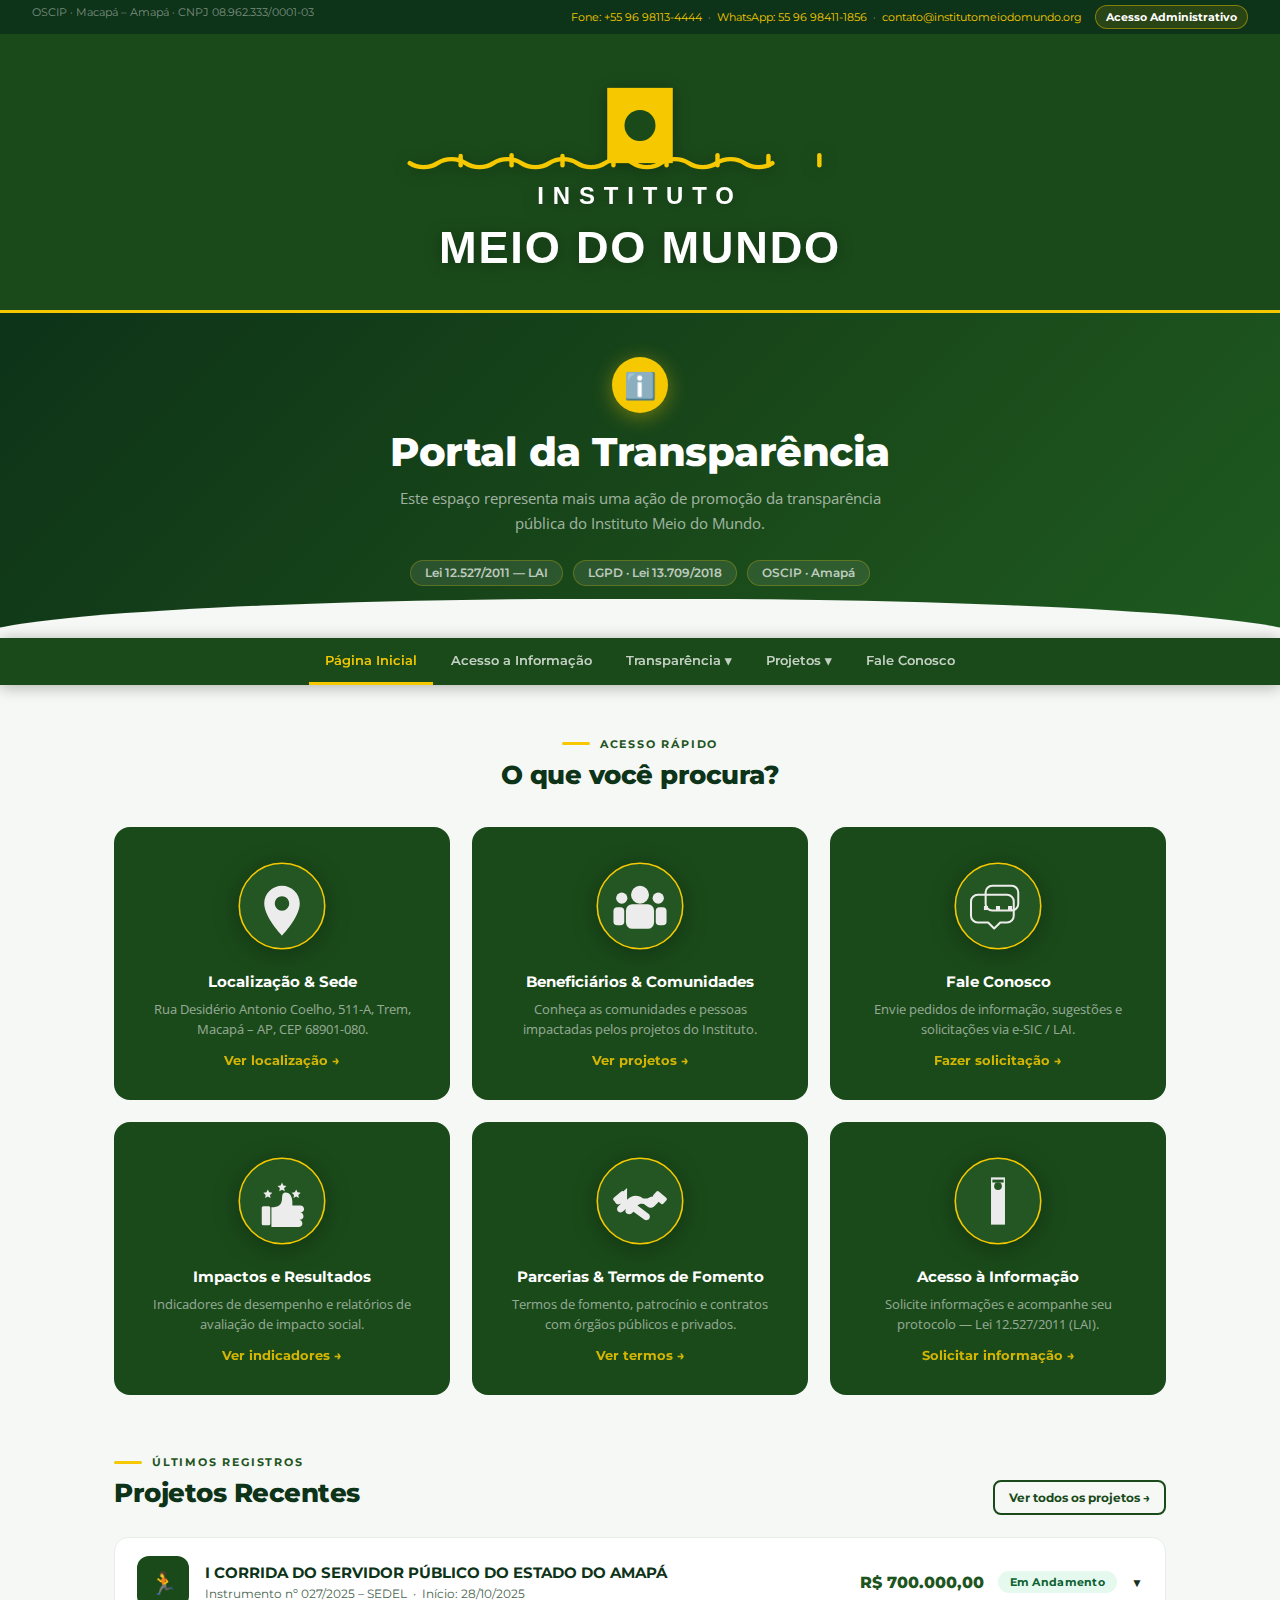
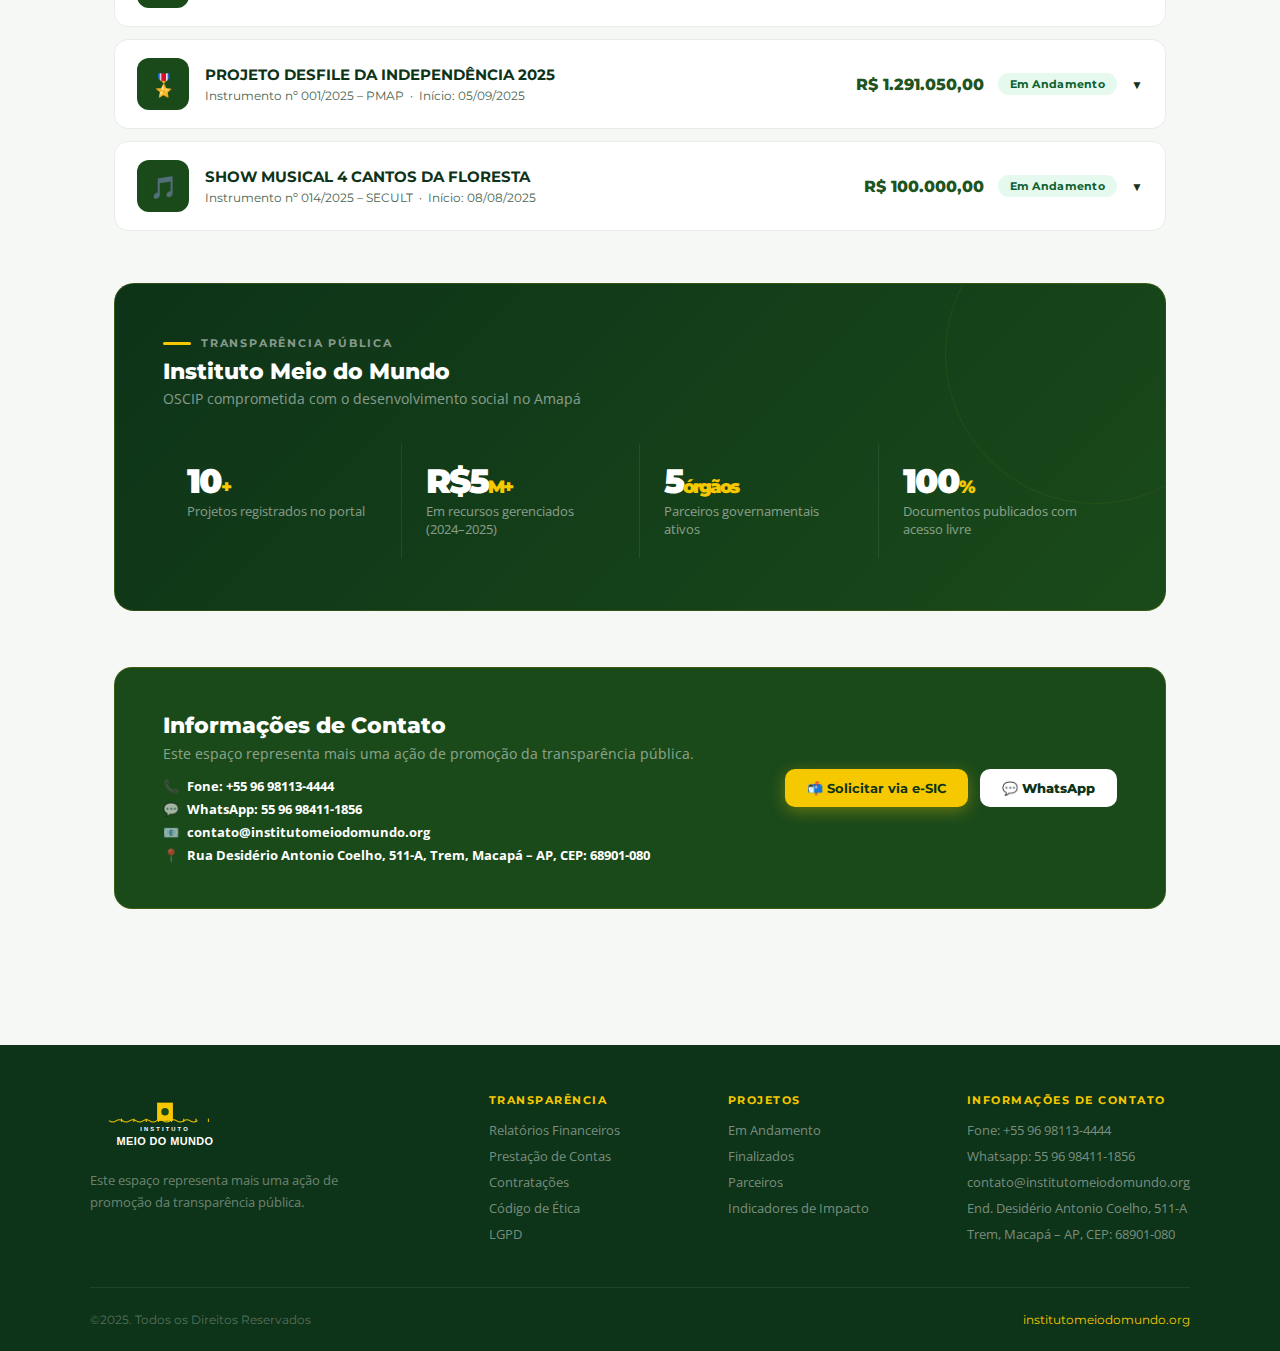
<file: index.html>
﻿<!DOCTYPE html>
<html lang="pt-BR">
<head>
<meta charset="UTF-8">
<meta name="viewport" content="width=device-width, initial-scale=1.0">
<title>Portal da Transparência — Instituto Meio do Mundo</title>
<link href="https://fonts.googleapis.com/css2?family=Montserrat:wght@400;500;600;700;800;900&family=Open+Sans:wght@300;400;500;600&display=swap" rel="stylesheet">
<style>
:root {
  --verde:    #0d3318;
  --verde-m:  #155224;
  --verde-n:  #1a4a1a;
  --verde-c:  #1e5420;
  --dourado:  #f5c800;
  --dou-lt:   #ffd700;
  --branco:   #ffffff;
  --bg:       #f5f8f5;
  --cinza:    #e8ede8;
  --texto:    #1a3020;
  --texto-lt: #4a6550;
  --FH: "Montserrat", sans-serif;
  --FB: "Open Sans", sans-serif;
}
*,*::before,*::after{box-sizing:border-box;margin:0;padding:0}
html{scroll-behavior:smooth}
body{font-family:var(--FB);background:var(--bg);color:var(--texto);-webkit-font-smoothing:antialiased}
::-webkit-scrollbar{inline-size:5px}
::-webkit-scrollbar-track{background:#f0f4f0}
::-webkit-scrollbar-thumb{background:var(--verde-n);border-radius:3px}

/* TOP BAR */
.topbar{background:var(--verde);padding:5px 32px;display:flex;justify-content:space-between;font-size:11px;font-family:var(--FH);color:rgba(255,255,255,0.45)}
.topbar a{color:var(--dourado);text-decoration:none}
.topbar .admin-link{display:inline-block;margin-left:10px;padding:4px 10px;border:1px solid rgba(245,200,0,0.45);border-radius:999px;font-weight:700;color:#fff;background:rgba(245,200,0,0.12)}
.topbar .admin-link:hover{background:rgba(245,200,0,0.24);color:#fff}

/* LOGO */
.logo-area{background:var(--verde-n);padding:14px 24px;display:flex;justify-content:center;align-items:center;border-block-end:3px solid var(--dourado)}
.logo-img{inline-size:min(620px,92vw);block-size:auto;max-inline-size:100%;filter:drop-shadow(0 2px 8px rgba(0,0,0,0.3))}

/* HERO */
.hero{background:linear-gradient(135deg,var(--verde) 0%,var(--verde-n) 60%,#1e5a20 100%);padding:44px 40px 52px;text-align:center;position:relative;overflow:hidden}
.hero::after{content:'';position:absolute;inset-block-end:-1px;inset-inline-start:0;inset-inline-end:0;block-size:40px;background:var(--bg);clip-path:ellipse(52% 100% at 50% 100%)}
.hero-icon{display:inline-flex;align-items:center;justify-content:center;inline-size:56px;block-size:56px;background:var(--dourado);border-radius:50%;margin-block-end:14px;font-size:26px;box-shadow:0 4px 20px rgba(245,200,0,0.4)}
.hero h1{font-family:var(--FH);font-size:clamp(24px,4vw,40px);font-weight:800;color:#fff;letter-spacing:-0.5px;margin-block-end:10px}
.hero p{font-size:15px;color:rgba(255,255,255,0.6);max-inline-size:520px;margin:0 auto 24px;line-height:1.65}
.badges{display:flex;justify-content:center;gap:10px;flex-wrap:wrap}
.badge{background:rgba(255,255,255,0.09);border:1px solid rgba(245,200,0,0.25);border-radius:20px;padding:5px 14px;font-size:11.5px;font-family:var(--FH);font-weight:600;color:rgba(255,255,255,0.7);text-decoration:none;display:inline-block}
.badge:hover{color:#fff;border-color:rgba(245,200,0,0.5)}

/* NAV */
nav{background:var(--verde-n);position:sticky;inset-block-start:0;z-index:100;box-shadow:0 2px 16px rgba(0,0,0,0.3)}
.nav-inner{max-inline-size:1100px;margin:0 auto;display:flex;align-items:center;justify-content:center;padding:0 20px;gap:2px}
.nav-item{padding:14px 16px;color:rgba(255,255,255,0.75);cursor:pointer;font-family:var(--FH);font-size:13px;font-weight:600;border-block-end:3px solid transparent;transition:all 0.2s;white-space:nowrap;text-decoration:none;display:inline-block}
.nav-item:hover{color:var(--dourado);border-block-end-color:rgba(245,200,0,0.4)}
.nav-item.active{color:var(--dourado);border-block-end-color:var(--dourado)}
.nav-dd{position:relative;display:inline-block}
.nav-dd .dd-menu{display:none;position:absolute;inset-block-start:100%;inset-inline-start:50%;transform:translateX(-50%);background:var(--verde);border-block-start:3px solid var(--dourado);border-radius:0 0 10px 10px;padding:8px 0;min-inline-size:230px;box-shadow:0 12px 40px rgba(0,0,0,0.4);z-index:200}
.nav-dd:hover .dd-menu{display:block}
.dd-item{display:block;padding:9px 20px;color:rgba(255,255,255,0.65);font-size:12.5px;font-family:var(--FH);font-weight:500;text-decoration:none;cursor:pointer;transition:all 0.15s}
.dd-item:hover{background:rgba(245,200,0,0.08);color:var(--dourado);padding-inline-start:26px}
.dd-sep{block-size:1px;background:rgba(255,255,255,0.07);margin:6px 0}
.dd-head{padding:6px 20px 2px;font-size:9.5px;font-family:var(--FH);font-weight:700;text-transform:uppercase;letter-spacing:1.2px;color:rgba(255,255,255,0.3)}

/* MAIN */
.wrap{max-inline-size:1100px;margin:0 auto;padding:52px 24px 80px}
.sec-label{display:flex;align-items:center;gap:10px;font-family:var(--FH);font-size:11px;font-weight:700;text-transform:uppercase;letter-spacing:1.8px;color:var(--verde-c);margin-block-end:8px}
.sec-label::before{content:'';inline-size:28px;block-size:3px;background:var(--dourado);border-radius:2px}
.sec-title{font-family:var(--FH);font-size:26px;font-weight:800;color:var(--verde);letter-spacing:-0.5px;margin-block-end:6px}

/* 6 ICON CARDS */
.icon-grid{display:grid;grid-template-columns:repeat(3,1fr);gap:22px;margin-block-end:60px}
.icon-card{background:var(--verde-n);border-radius:16px;padding:32px 24px 28px;text-align:center;cursor:pointer;transition:all 0.25s;border:2px solid transparent;position:relative;overflow:hidden}
.icon-card::before{content:'';position:absolute;inset-block-end:0;inset-inline-start:0;inset-inline-end:0;block-size:3px;background:var(--dourado);transform:scaleX(0);transform-origin:left;transition:transform 0.3s ease}
.icon-card:hover{transform:translateY(-5px);border-color:var(--dourado);box-shadow:0 12px 40px rgba(0,0,0,0.25)}
.icon-card:hover::before{transform:scaleX(1)}
.icon-card img{inline-size:90px;block-size:90px;object-fit:contain;margin-block-end:16px;transition:transform 0.25s;filter:drop-shadow(0 4px 12px rgba(0,0,0,0.3))}
.icon-card:hover img{transform:scale(1.08)}
.icon-card h3{font-family:var(--FH);font-size:15px;font-weight:700;color:#fff;margin-block-end:8px}
.icon-card p{font-size:13px;color:rgba(255,255,255,0.55);line-height:1.55}
.ic-link{display:inline-flex;align-items:center;gap:5px;margin-block-start:14px;font-size:12.5px;font-family:var(--FH);font-weight:700;color:var(--dourado);opacity:0.85;transition:opacity 0.2s}
.icon-card:hover .ic-link{opacity:1}

/* PROJETOS TABELA */
.proj-table-wrap{margin-block-end:60px}
.proj-header{display:flex;align-items:flex-end;justify-content:space-between;margin-block-end:22px;flex-wrap:wrap;gap:12px}
.proj-filters{display:flex;gap:8px;flex-wrap:wrap;margin-block-end:20px}
.filter-btn{padding:7px 16px;border-radius:20px;font-family:var(--FH);font-size:12px;font-weight:600;cursor:pointer;border:1.5px solid var(--cinza);background:#fff;color:var(--texto-lt);transition:all 0.18s}
.filter-btn:hover,.filter-btn.active{background:var(--verde-n);color:#fff;border-color:var(--verde-n)}
.proj-list{display:flex;flex-direction:column;gap:12px}
.proj-card{background:#fff;border-radius:14px;border:1.5px solid var(--cinza);overflow:hidden;transition:all 0.22s;cursor:pointer}
.proj-card:hover{box-shadow:0 6px 28px rgba(21,82,36,0.13);border-color:rgba(26,74,26,0.3);transform:translateY(-2px)}
.proj-card-head{padding:18px 22px;display:flex;align-items:center;gap:18px;justify-content:space-between;flex-wrap:wrap}
.proj-card-left{display:flex;align-items:center;gap:16px;flex:1;min-inline-size:0}
.proj-thumb-sm{inline-size:52px;block-size:52px;border-radius:12px;background:var(--verde-n);display:flex;align-items:center;justify-content:center;font-size:22px;flex-shrink:0}
.proj-info h3{font-family:var(--FH);font-size:15px;font-weight:700;color:var(--verde);margin-block-end:4px}
.proj-info .proj-instr{font-size:12px;color:var(--texto-lt);font-family:var(--FH)}
.proj-card-meta{display:flex;gap:14px;align-items:center;flex-wrap:wrap}
.proj-valor{font-family:var(--FH);font-size:16px;font-weight:800;color:var(--verde-c)}
.proj-tag{display:inline-block;padding:4px 12px;border-radius:20px;font-size:11px;font-family:var(--FH);font-weight:700;letter-spacing:0.3px}
.tag-a{background:#e6f9ef;color:#0a6030}
.tag-f{background:#e3eeff;color:#1255a8}
.proj-card-body{padding:0 22px 18px;display:none;border-block-start:1px solid var(--cinza);padding-block-start:16px;margin-block-start:0}
.proj-card.open .proj-card-body{display:block}
.proj-card-body table{inline-size:100%;border-collapse:collapse;font-size:13px}
.proj-card-body table tr:nth-child(even){background:#f8faf8}
.proj-card-body table td{padding:9px 14px;border-block-end:1px solid var(--cinza);vertical-align:top;line-height:1.55}
.proj-card-body table td:first-child{font-family:var(--FH);font-weight:600;color:var(--verde-c);white-space:nowrap;min-inline-size:200px;inline-size:220px}
.proj-dl-btn{display:inline-flex;align-items:center;gap:8px;margin-block-start:14px;padding:10px 18px;background:var(--verde-n);color:#fff;border-radius:9px;font-family:var(--FH);font-size:13px;font-weight:700;text-decoration:none;transition:all 0.18s}
.proj-dl-btn:hover{background:var(--verde-c)}
.chevron{font-size:12px;transition:transform 0.25s;flex-shrink:0}
.proj-card.open .chevron{transform:rotate(180deg)}

/* ACESSO LAI */
.lai-layout{display:grid;grid-template-columns:1fr 1.2fr;gap:32px;margin-block-end:60px;align-items:start}
.lai-features{display:flex;flex-direction:column;gap:14px;margin-block-start:24px}
.feat{display:flex;gap:14px;align-items:flex-start}
.feat-ico{inline-size:40px;block-size:40px;border-radius:10px;background:linear-gradient(135deg,#e6f4eb,#d0ecd9);border:1px solid rgba(26,74,26,0.1);display:flex;align-items:center;justify-content:center;font-size:18px;flex-shrink:0}
.feat-txt strong{font-size:13.5px;font-weight:600;color:var(--verde);display:block}
.feat-txt span{font-size:12.5px;color:var(--texto-lt);line-height:1.5}
.form-card{background:#fff;border-radius:18px;padding:36px 32px;box-shadow:0 4px 24px rgba(0,0,0,0.08);border:1.5px solid var(--cinza)}
.form-title{font-family:var(--FH);font-size:20px;font-weight:800;color:var(--verde);margin-block-end:4px}
.form-sub{font-size:13px;color:var(--texto-lt);margin-block-end:22px}
.form-note{background:#edf7f0;border-inline-start:4px solid var(--verde-n);border-radius:0 8px 8px 0;padding:11px 14px;font-size:13px;color:var(--verde);margin-block-end:18px}
.form-group{margin-block-end:16px}
.form-label{display:block;font-size:11.5px;font-family:var(--FH);font-weight:700;text-transform:uppercase;letter-spacing:0.8px;color:var(--verde-c);margin-bottom:6px}
.form-ctrl{width:100%;border:1.5px solid var(--cinza);border-radius:9px;padding:10px 14px;font-family:var(--FB);font-size:13.5px;color:var(--texto);background:#f5f8f5;outline:none;transition:all 0.2s;resize:vertical;appearance:none;-webkit-appearance:none}
.form-ctrl:focus{border-color:var(--verde-n);background:#fff;box-shadow:0 0 0 3px rgba(26,74,26,0.1)}
.form-row{display:grid;grid-template-columns:1fr 1fr;gap:14px}
.form-status{display:none;margin-top:12px;padding:10px 12px;border-radius:10px;font-size:13px;font-family:var(--FH);font-weight:600}
.form-status.error{display:block;background:#fff1f0;color:#8a1f11;border:1px solid #f0b5ad}
.form-status.success{display:block;background:#e9f8ef;color:#0f5e2d;border:1px solid #a6dfb8}
.btn[disabled]{opacity:0.7;cursor:not-allowed}

/* IMPACTO */
.impact{background:linear-gradient(135deg,var(--verde) 0%,var(--verde-n) 100%);border-radius:20px;padding:52px 48px;margin-bottom:56px;border:1px solid rgba(245,200,0,0.15);position:relative;overflow:hidden}
.impact::before{content:'';position:absolute;top:-80px;right:-80px;width:300px;height:300px;border-radius:50%;border:1px solid rgba(245,200,0,0.08)}
.impact-inner{position:relative;z-index:1}
.impact h2{font-family:var(--FH);font-size:22px;font-weight:800;color:#fff;margin-bottom:4px}
.impact .sub{font-size:14px;color:rgba(255,255,255,0.5);margin-bottom:36px}
.impact-stats{display:grid;grid-template-columns:repeat(4,1fr);gap:0}
.istat{padding:20px 24px;border-right:1px solid rgba(255,255,255,0.08)}
.istat:last-child{border-right:none}
.istat .num{font-family:var(--FH);font-size:34px;font-weight:900;color:#fff;letter-spacing:-2px;line-height:1;margin-bottom:5px}
.istat .num em{color:var(--dourado);font-style:normal;font-size:18px}
.istat .lbl{font-size:12.5px;color:rgba(255,255,255,0.5);line-height:1.4}

/* CONTACT STRIP */
.cstrip{background:var(--verde-n);border-radius:18px;padding:44px 48px;display:flex;justify-content:space-between;align-items:center;gap:28px;margin-bottom:56px;border:1px solid rgba(245,200,0,0.15)}
.cstrip h2{font-family:var(--FH);font-size:22px;font-weight:800;color:#fff;margin-bottom:5px}
.cstrip p{font-size:14px;color:rgba(255,255,255,0.5)}
.cdetails{display:flex;flex-direction:column;gap:5px;margin-top:14px}
.cline{font-size:13px;color:rgba(255,255,255,0.6);display:flex;align-items:center;gap:8px}
.cline strong{color:#fff}
.cbtns{display:flex;gap:12px;flex-shrink:0;flex-wrap:wrap}

/* BUTTONS */
.btn{display:inline-flex;align-items:center;gap:8px;padding:11px 22px;border-radius:10px;font-family:var(--FH);font-size:13px;font-weight:700;cursor:pointer;border:none;transition:all 0.2s;text-decoration:none}
.btn-gold{background:var(--dourado);color:var(--verde);box-shadow:0 4px 16px rgba(245,200,0,0.35)}
.btn-gold:hover{background:var(--dou-lt);transform:translateY(-2px)}
.btn-white{background:#fff;color:var(--verde);font-weight:800}
.btn-white:hover{background:#f0ffe0;transform:translateY(-2px)}
.btn-outline{background:none;border:2px solid var(--verde-n);color:var(--verde-n)}
.btn-outline:hover{background:var(--verde-n);color:#fff}
.btn-sm{padding:8px 14px;font-size:12px;border-radius:8px}

/* FOOTER */
footer{background:var(--verde);padding:48px 40px 24px}
.ft-inner{max-width:1100px;margin:0 auto}
.ft-top{display:grid;grid-template-columns:1.8fr 1fr 1fr 1fr;gap:40px;padding-bottom:36px;border-bottom:1px solid rgba(255,255,255,0.08);margin-bottom:24px}
.ft-logo img{height:60px;width:auto;margin-bottom:12px}
.ft-desc{font-size:13px;color:rgba(255,255,255,0.4);line-height:1.65;max-width:260px}
.ft-col h4{font-family:var(--FH);font-size:11px;font-weight:700;text-transform:uppercase;letter-spacing:1.5px;color:var(--dourado);margin-bottom:14px}
.ft-col a{display:block;font-size:13px;color:rgba(255,255,255,0.45);text-decoration:none;margin-bottom:8px;cursor:pointer;transition:color 0.15s}
.ft-col a:hover{color:rgba(255,255,255,0.85)}
.ft-bottom{display:flex;justify-content:space-between;align-items:center;font-size:12px;color:rgba(255,255,255,0.3);font-family:var(--FH);flex-wrap:wrap;gap:8px}
.ft-bottom a{color:var(--dourado);text-decoration:none}

/* PAGES */
.page{display:none}
.page.active{display:block;animation:fadeIn 0.3s ease}
@keyframes fadeIn{from{opacity:0;transform:translateY(10px)}to{opacity:1;transform:translateY(0)}}

/* RESPONSIVE */
@media(max-width:900px){
  .icon-grid{grid-template-columns:repeat(2,1fr)}
  .impact-stats{grid-template-columns:repeat(2,1fr)}
  .ft-top{grid-template-columns:1fr 1fr}
  .lai-layout{grid-template-columns:1fr}
}
@media(max-width:600px){
  .icon-grid{grid-template-columns:1fr}
  .cstrip{flex-direction:column;padding:32px 24px}
  .ft-top{grid-template-columns:1fr;gap:20px}
  .topbar{flex-direction:column;gap:4px;text-align:center}
  .nav-inner{overflow-x:auto;justify-content:flex-start;scrollbar-width:none}
  .form-row{grid-template-columns:1fr}
  .proj-card-head{gap:12px}
  .proj-card-body table td:first-child{min-width:140px;width:140px;white-space:normal}
}
</style>
</head>
<body>

<!-- TOP BAR -->
<div class="topbar">
  <span>OSCIP · Macapá – Amapá · CNPJ 08.962.333/0001-03</span>
  <span><a href="tel:5596981134444">Fone: +55 96 98113-4444</a> &nbsp;·&nbsp; <a href="https://wa.me/5596984111856">WhatsApp: 55 96 98411-1856</a> &nbsp;·&nbsp; <a href="mailto:contato@institutomeiodomundo.org">contato@institutomeiodomundo.org</a> <a href="#" class="admin-link">Acesso Administrativo</a></span>
</div>

<!-- LOGO -->
<div class="logo-area">
  <img src="static/img/logo-portal.svg" alt="Instituto Meio do Mundo" class="logo-img">
</div>

<!-- HERO -->
<div class="hero">
  <div class="hero-icon">ℹ️</div>
  <h1>Portal da Transparência</h1>
  <p>Este espaço representa mais uma ação de promoção da transparência pública do Instituto Meio do Mundo.</p>
  <div class="badges">
    <a class="badge" href="https://www.planalto.gov.br/ccivil_03/_ato2011-2014/2011/lei/l12527.htm" target="_blank" rel="noopener">Lei 12.527/2011 — LAI</a>
    <a class="badge" href="https://www.planalto.gov.br/ccivil_03/_ato2015-2018/2018/lei/L13709.htm" target="_blank" rel="noopener">LGPD · Lei 13.709/2018</a>
    <span class="badge">OSCIP · Amapá</span>
  </div>
</div>

<!-- NAV -->
<nav>
  <div class="nav-inner">
    <span class="nav-item active" onclick="showPage('home')">Página Inicial</span>
    <span class="nav-item" onclick="showPage('acesso')">Acesso a Informação</span>
    <span class="nav-item nav-dd">Transparência ▾
      <div class="dd-menu">
        <div class="dd-head">Relatórios Financeiros</div>
        <a class="dd-item" onclick="showPage('financeiros')">📊 Demonstrativos Contábeis</a>
        <a class="dd-item" onclick="showPage('financeiros')">🔍 Auditorias</a>
        <a class="dd-item" onclick="showPage('financeiros')">📅 Orçamento Anual</a>
        <div class="dd-sep"></div>
        <div class="dd-head">Prestação de Contas</div>
        <a class="dd-item" onclick="showPage('prestacao')">📋 Relatório Contábil</a>
        <a class="dd-item" onclick="showPage('prestacao')">🤝 Termo de Fomento e Patrocínio</a>
        <a class="dd-item" onclick="showPage('prestacao')">📜 Ofício de Entrega</a>
        <a class="dd-item" onclick="showPage('prestacao')">💝 Doações Recebidas</a>
        <div class="dd-sep"></div>
        <div class="dd-head">Outros</div>
        <a class="dd-item" onclick="showPage('contratacoes')">📑 Contratações</a>
        <a class="dd-item" onclick="showPage('contratacoes')">📋 Editais</a>
        <a class="dd-item" onclick="showPage('contratacoes')">🏢 Fornecedores</a>
        <a class="dd-item" onclick="showPage('politicas')">⚖️ Código de Ética</a>
        <a class="dd-item" onclick="showPage('politicas')">🔒 LGPD</a>
      </div>
    </span>
    <span class="nav-item nav-dd">Projetos ▾
      <div class="dd-menu">
        <a class="dd-item" onclick="showPage('projetos')">🌱 Em Andamento</a>
        <a class="dd-item" onclick="showPage('projetos')">✅ Finalizados</a>
        <a class="dd-item" onclick="showPage('projetos')">🤝 Parceiros</a>
        <a class="dd-item" onclick="showPage('projetos')">📈 Impactos e Resultados</a>
        <a class="dd-item" onclick="showPage('projetos')">📊 Indicadores de Impacto</a>
      </div>
    </span>
    <span class="nav-item" onclick="showPage('acesso')">Fale Conosco</span>
  </div>
</nav>


<!-- ═══════════════ HOME ═══════════════ -->
<div id="page-home" class="page active">
<div class="wrap">

  <div style="text-align:center;margin-bottom:36px">
    <div class="sec-label" style="justify-content:center">Acesso Rápido</div>
    <div class="sec-title">O que você procura?</div>
  </div>

  <div class="icon-grid">
    <div class="icon-card" onclick="showPage('acesso')">
      <img src="static/img/icons/icon-location.svg" alt="Localização">
      <h3>Localização & Sede</h3>
      <p>Rua Desidério Antonio Coelho, 511-A, Trem, Macapá – AP, CEP 68901-080.</p>
      <span class="ic-link">Ver localização →</span>
    </div>
    <div class="icon-card" onclick="showPage('projetos')">
      <img src="static/img/icons/icon-group.svg" alt="Beneficiários">
      <h3>Beneficiários & Comunidades</h3>
      <p>Conheça as comunidades e pessoas impactadas pelos projetos do Instituto.</p>
      <span class="ic-link">Ver projetos →</span>
    </div>
    <div class="icon-card" onclick="showPage('acesso')">
      <img src="static/img/icons/icon-chat.svg" alt="Fale Conosco">
      <h3>Fale Conosco</h3>
      <p>Envie pedidos de informação, sugestões e solicitações via e-SIC / LAI.</p>
      <span class="ic-link">Fazer solicitação →</span>
    </div>
    <div class="icon-card" onclick="showPage('projetos')">
      <img src="static/img/icons/icon-impact.svg" alt="Resultados">
      <h3>Impactos e Resultados</h3>
      <p>Indicadores de desempenho e relatórios de avaliação de impacto social.</p>
      <span class="ic-link">Ver indicadores →</span>
    </div>
    <div class="icon-card" onclick="showPage('prestacao')">
      <img src="static/img/icons/icon-partnership.svg" alt="Parcerias">
      <h3>Parcerias & Termos de Fomento</h3>
      <p>Termos de fomento, patrocínio e contratos com órgãos públicos e privados.</p>
      <span class="ic-link">Ver termos →</span>
    </div>
    <div class="icon-card" onclick="showPage('acesso')">
      <img src="static/img/icons/icon-tower.svg" alt="Acesso à Informação">
      <h3>Acesso à Informação</h3>
      <p>Solicite informações e acompanhe seu protocolo — Lei 12.527/2011 (LAI).</p>
      <span class="ic-link">Solicitar informação →</span>
    </div>
  </div>

  <!-- Projetos recentes em lista rápida -->
  <div style="margin-bottom:52px">
    <div class="proj-header">
      <div>
        <div class="sec-label">Últimos registros</div>
        <div class="sec-title">Projetos Recentes</div>
      </div>
      <button class="btn btn-outline btn-sm" onclick="showPage('projetos')">Ver todos os projetos →</button>
    </div>
    <div class="proj-list">

      <div class="proj-card" onclick="toggleProj(this)">
        <div class="proj-card-head">
          <div class="proj-card-left">
            <div class="proj-thumb-sm">🏃</div>
            <div class="proj-info">
              <h3>I CORRIDA DO SERVIDOR PÚBLICO DO ESTADO DO AMAPÁ</h3>
              <div class="proj-instr">Instrumento nº 027/2025 – SEDEL &nbsp;·&nbsp; Início: 28/10/2025</div>
            </div>
          </div>
          <div class="proj-card-meta">
            <span class="proj-valor">R$ 700.000,00</span>
            <span class="proj-tag tag-a">Em Andamento</span>
            <span class="chevron">▼</span>
          </div>
        </div>
        <div class="proj-card-body">
          <table>
            <tr><td>Número do Instrumento</td><td>027/2025 – SEDEL</td></tr>
            <tr><td>Recurso Financeiro</td><td>R$ 700.000,00</td></tr>
            <tr><td>Fonte de Recurso</td><td>Estadual (500)</td></tr>
            <tr><td>Autoria da Emenda</td><td>Emenda Parlamentar Impositiva I0371 – Dep. Rodolfo Vale (R$ 200.000,00) + Tesouro Estadual (R$ 500.000,00)</td></tr>
            <tr><td>Valor Repassado</td><td>R$ 700.000,00</td></tr>
            <tr><td>Objeto</td><td>Execução do Projeto "CORRIDA DO SERVIDOR PÚBLICO DO ESTADO DO AMAPÁ", incluindo pré-produção, produção e pós-produção do evento esportivo para 4.000 participantes, com percursos de 3 km, 5 km e 7 km, premiações e estrutura geral necessária.</td></tr>
            <tr><td>Data de Início</td><td>28/10/2025</td></tr>
            <tr><td>Data de Finalização</td><td>28/01/2026</td></tr>
            <tr><td>Justificativa</td><td>Promover esporte, lazer, qualidade de vida e integração social por meio da realização da Corrida do Servidor Público, incentivando práticas saudáveis e fortalecendo políticas públicas voltadas ao esporte no Estado do Amapá.</td></tr>
            <tr><td>Dados Orçamentários</td><td>UG: SEDEL – Secretaria de Estado do Desporto e Lazer · Programa: 27.812.0016 · Ação: 2239 · Elemento de Despesa: 335041 · Fonte: 500 · Valor Total: R$ 700.000,00</td></tr>
          </table>
          <a href="https://institutomeiodomundo.org/transparencia/wp-content/uploads/2025/12/FOMENTO-No-027-2025-IMM-CORRIDA-DO-SERVIDOR-assinado.pdf" target="_blank" class="proj-dl-btn">⬇ Baixar Documento PDF</a>
        </div>
      </div>

      <div class="proj-card" onclick="toggleProj(this)">
        <div class="proj-card-head">
          <div class="proj-card-left">
            <div class="proj-thumb-sm">🎖️</div>
            <div class="proj-info">
              <h3>PROJETO DESFILE DA INDEPENDÊNCIA 2025</h3>
              <div class="proj-instr">Instrumento nº 001/2025 – PMAP &nbsp;·&nbsp; Início: 05/09/2025</div>
            </div>
          </div>
          <div class="proj-card-meta">
            <span class="proj-valor">R$ 1.291.050,00</span>
            <span class="proj-tag tag-a">Em Andamento</span>
            <span class="chevron">▼</span>
          </div>
        </div>
        <div class="proj-card-body">
          <table>
            <tr><td>Número do Instrumento</td><td>001/2025 – PMAP</td></tr>
            <tr><td>Recurso Financeiro</td><td>R$ 1.291.050,00</td></tr>
            <tr><td>Fonte de Recurso</td><td>Estadual (500)</td></tr>
            <tr><td>Autoria da Emenda</td><td>Dispensa de Chamamento Público – Processo Administrativo nº 0336/2025/CMDO/PMAP, Parecer Jurídico nº 469/2025 – GAB/PGE/AP</td></tr>
            <tr><td>Valor Repassado</td><td>R$ 1.291.050,00</td></tr>
            <tr><td>Objeto</td><td>Execução do projeto "PROJETO DESFILE DA INDEPENDÊNCIA 2025", por meio de ações formativas, conforme plano de trabalho.</td></tr>
            <tr><td>Data de Início</td><td>05/09/2025</td></tr>
            <tr><td>Data de Finalização</td><td>13/10/2025</td></tr>
            <tr><td>Justificativa</td><td>O projeto visa promover a valorização cívica, cultural e social por meio do Desfile da Independência, fortalecendo a integração entre instituições militares, civis e a comunidade, fomentando práticas formativas e educativas que reforçam o sentimento de pertencimento e cidadania no Estado do Amapá.</td></tr>
            <tr><td>Dados Orçamentários</td><td>UG: 340101 – Polícia Militar do Amapá · Programa de Trabalho: 1341010612200062277 · Natureza da Despesa: 335041 · Fonte: 500 · Valor: R$ 1.291.050,00</td></tr>
          </table>
          <a href="https://institutomeiodomundo.org/transparencia/wp-content/uploads/2025/09/TERMO-DE-FOMENTO_PMAP-X-IMM-2025-1.pdf" target="_blank" class="proj-dl-btn">⬇ Baixar Documento PDF</a>
        </div>
      </div>

      <div class="proj-card" onclick="toggleProj(this)">
        <div class="proj-card-head">
          <div class="proj-card-left">
            <div class="proj-thumb-sm">🎵</div>
            <div class="proj-info">
              <h3>SHOW MUSICAL 4 CANTOS DA FLORESTA</h3>
              <div class="proj-instr">Instrumento nº 014/2025 – SECULT &nbsp;·&nbsp; Início: 08/08/2025</div>
            </div>
          </div>
          <div class="proj-card-meta">
            <span class="proj-valor">R$ 100.000,00</span>
            <span class="proj-tag tag-a">Em Andamento</span>
            <span class="chevron">▼</span>
          </div>
        </div>
        <div class="proj-card-body">
          <table>
            <tr><td>Número do Instrumento</td><td>014/2025 – SECULT</td></tr>
            <tr><td>Recurso Financeiro</td><td>R$ 100.000,00</td></tr>
            <tr><td>Fonte de Recurso</td><td>Estadual (500)</td></tr>
            <tr><td>Autoria da Emenda</td><td>Emenda Parlamentar nº I0100 – Dep. Jack JK</td></tr>
            <tr><td>Valor Repassado</td><td>R$ 100.000,00</td></tr>
            <tr><td>Objeto</td><td>Execução do Projeto "SHOW MUSICAL 4 CANTOS DA FLORESTA", por meio de ações culturais, conforme plano de trabalho.</td></tr>
            <tr><td>Data de Início</td><td>08/08/2025</td></tr>
            <tr><td>Data de Finalização</td><td>15/12/2025</td></tr>
            <tr><td>Justificativa</td><td>Promover ações culturais por meio do projeto "Show Musical 4 Cantos da Floresta", alcançando a população amapaense com atividades artístico-culturais previstas no plano de trabalho.</td></tr>
            <tr><td>Dados Orçamentários</td><td>UG: 380101 – SECULT · Programa: 13.392.0059.2202 · Natureza: 33.50.43 – Subvenções Sociais · Fonte: 500 · Nota de Empenho: 2025NE00541 · Valor: R$ 100.000,00</td></tr>
          </table>
        </div>
      </div>

    </div>
  </div>

  <!-- Impacto -->
  <div class="impact">
    <div class="impact-inner">
      <div class="sec-label" style="color:rgba(255,255,255,0.5)">Transparência pública</div>
      <h2>Instituto Meio do Mundo</h2>
      <div class="sub">OSCIP comprometida com o desenvolvimento social no Amapá</div>
      <div class="impact-stats">
        <div class="istat"><div class="num">10<em>+</em></div><div class="lbl">Projetos registrados no portal</div></div>
        <div class="istat"><div class="num">R$5<em>M+</em></div><div class="lbl">Em recursos gerenciados (2024–2025)</div></div>
        <div class="istat"><div class="num">5<em>órgãos</em></div><div class="lbl">Parceiros governamentais ativos</div></div>
        <div class="istat"><div class="num">100<em>%</em></div><div class="lbl">Documentos publicados com acesso livre</div></div>
      </div>
    </div>
  </div>

  <!-- Contato -->
  <div class="cstrip">
    <div>
      <h2>Informações de Contato</h2>
      <p>Este espaço representa mais uma ação de promoção da transparência pública.</p>
      <div class="cdetails">
        <div class="cline">📞 <strong>Fone: +55 96 98113-4444</strong></div>
        <div class="cline">💬 <strong>WhatsApp: 55 96 98411-1856</strong></div>
        <div class="cline">📧 <strong>contato@institutomeiodomundo.org</strong></div>
        <div class="cline">📍 <strong>Rua Desidério Antonio Coelho, 511-A, Trem, Macapá – AP, CEP: 68901-080</strong></div>
      </div>
    </div>
    <div class="cbtns">
      <button class="btn btn-gold" onclick="showPage('acesso')">📬 Solicitar via e-SIC</button>
      <a href="https://wa.me/5596984111856" target="_blank" class="btn btn-white">💬 WhatsApp</a>
    </div>
  </div>

</div>
</div><!-- /home -->


<!-- ═══════════════ PROJETOS ═══════════════ -->
<div id="page-projetos" class="page">
<div class="wrap">
  <div class="sec-label">Termos de Fomento e Patrocínio</div>
  <div class="sec-title" style="margin-bottom:6px">Projetos</div>
  <p style="font-size:14px;color:var(--texto-lt);margin-bottom:28px">Todos os projetos executados pelo Instituto Meio do Mundo com recursos públicos e privados.</p>

  <div class="proj-filters" id="proj-filter">
    <button class="filter-btn active" onclick="filtrarProjetos('todos',this)">Todos</button>
    <button class="filter-btn" onclick="filtrarProjetos('Em Andamento',this)">Em Andamento</button>
    <button class="filter-btn" onclick="filtrarProjetos('Finalizado',this)">Finalizados</button>
  </div>

  <div class="proj-list" id="proj-lista">

    <div class="proj-card" data-status="Em Andamento" onclick="toggleProj(this)">
      <div class="proj-card-head">
        <div class="proj-card-left">
          <div class="proj-thumb-sm">🏃</div>
          <div class="proj-info">
            <h3>I CORRIDA DO SERVIDOR PÚBLICO DO ESTADO DO AMAPÁ</h3>
            <div class="proj-instr">027/2025 – SEDEL &nbsp;·&nbsp; 28/10/2025 a 28/01/2026</div>
          </div>
        </div>
        <div class="proj-card-meta">
          <span class="proj-valor">R$ 700.000,00</span>
          <span class="proj-tag tag-a">Em Andamento</span>
          <span class="chevron">▼</span>
        </div>
      </div>
      <div class="proj-card-body">
        <table>
          <tr><td>Número do Instrumento</td><td>027/2025 – SEDEL</td></tr>
          <tr><td>Recurso Financeiro</td><td>R$ 700.000,00</td></tr>
          <tr><td>Fonte de Recurso Estadual (500)</td><td>500</td></tr>
          <tr><td>Fonte de Recurso Federal (706)</td><td>N/S</td></tr>
          <tr><td>Autoria da Emenda</td><td>Emenda Parlamentar Impositiva I0371 – Dep. Rodolfo Vale (R$ 200.000,00) + Tesouro Estadual (R$ 500.000,00)</td></tr>
          <tr><td>Valor Repassado</td><td>R$ 700.000,00</td></tr>
          <tr><td>Valor Global</td><td>R$ 700.000,00</td></tr>
          <tr><td>Objeto</td><td>Execução do Projeto "CORRIDA DO SERVIDOR PÚBLICO DO ESTADO DO AMAPÁ", incluindo pré-produção, produção e pós-produção do evento esportivo para 4.000 participantes, com percursos de 3 km, 5 km e 7 km, premiações e estrutura geral necessária.</td></tr>
          <tr><td>Data de Início</td><td>28/10/2025</td></tr>
          <tr><td>Data de Finalização</td><td>28/01/2026</td></tr>
          <tr><td>Justificativa</td><td>Promover esporte, lazer, qualidade de vida e integração social por meio da realização da Corrida do Servidor Público, incentivando práticas saudáveis e fortalecendo políticas públicas voltadas ao esporte no Estado do Amapá.</td></tr>
          <tr><td>Dados Orçamentários</td><td>UG: SEDEL – Secretaria de Estado do Desporto e Lazer · Programa: 27.812.0016 · Projeto/Atividade/Ação: 2239 – Apoiar a prática do esporte para toda a vida de jovens e adultos · Elemento de Despesa: 335041 · Fonte: 500 · Valor Total: R$ 700.000,00 · Origem: Emenda Impositiva I0371 (R$ 200.000,00) + Tesouro Estadual (R$ 500.000,00)</td></tr>
        </table>
        <a href="https://institutomeiodomundo.org/transparencia/wp-content/uploads/2025/12/FOMENTO-No-027-2025-IMM-CORRIDA-DO-SERVIDOR-assinado.pdf" target="_blank" class="proj-dl-btn">⬇ FOMENTO Nº 027/2025 – IMM – CORRIDA DO SERVIDOR (PDF)</a>
      </div>
    </div>

    <div class="proj-card" data-status="Em Andamento" onclick="toggleProj(this)">
      <div class="proj-card-head">
        <div class="proj-card-left">
          <div class="proj-thumb-sm">🎖️</div>
          <div class="proj-info">
            <h3>PROJETO DESFILE DA INDEPENDÊNCIA 2025</h3>
            <div class="proj-instr">001/2025 – PMAP &nbsp;·&nbsp; 05/09/2025 a 13/10/2025</div>
          </div>
        </div>
        <div class="proj-card-meta">
          <span class="proj-valor">R$ 1.291.050,00</span>
          <span class="proj-tag tag-a">Em Andamento</span>
          <span class="chevron">▼</span>
        </div>
      </div>
      <div class="proj-card-body">
        <table>
          <tr><td>Número do Instrumento</td><td>001/2025 – PMAP</td></tr>
          <tr><td>Recurso Financeiro</td><td>R$ 1.291.050,00</td></tr>
          <tr><td>Fonte de Recurso Estadual (500)</td><td>500</td></tr>
          <tr><td>Fonte de Recurso Federal (706)</td><td>N/S</td></tr>
          <tr><td>Autoria da Emenda</td><td>Dispensa de Chamamento Público – Processo Administrativo nº 0336/2025/CMDO/PMAP, Parecer Jurídico nº 469/2025 – GAB/PGE/AP</td></tr>
          <tr><td>Valor Repassado</td><td>R$ 1.291.050,00</td></tr>
          <tr><td>Valor Global</td><td>R$ 1.291.050,00</td></tr>
          <tr><td>Objeto</td><td>Execução do projeto "PROJETO DESFILE DA INDEPENDÊNCIA 2025", por meio de ações formativas, conforme plano de trabalho.</td></tr>
          <tr><td>Data de Início</td><td>05/09/2025</td></tr>
          <tr><td>Data de Finalização</td><td>13/10/2025</td></tr>
          <tr><td>Justificativa</td><td>O projeto visa promover a valorização cívica, cultural e social por meio do Desfile da Independência, fortalecendo a integração entre instituições militares, civis e a comunidade, fomentando práticas formativas e educativas que reforçam o sentimento de pertencimento e cidadania no Estado do Amapá.</td></tr>
          <tr><td>Dados Orçamentários</td><td>UG: 340101 – Polícia Militar do Amapá · Programa de Trabalho: 1341010612200062277 · Natureza da Despesa: 335041 · Fonte: 500 · Valor: R$ 1.291.050,00</td></tr>
        </table>
        <a href="https://institutomeiodomundo.org/transparencia/wp-content/uploads/2025/09/TERMO-DE-FOMENTO_PMAP-X-IMM-2025-1.pdf" target="_blank" class="proj-dl-btn">⬇ TERMO DE FOMENTO – PMAP X IMM 2025 (PDF)</a>
      </div>
    </div>

    <div class="proj-card" data-status="Finalizado" onclick="toggleProj(this)">
      <div class="proj-card-head">
        <div class="proj-card-left">
          <div class="proj-thumb-sm">🌴</div>
          <div class="proj-info">
            <h3>FÉRIAS SOLIDÁRIAS</h3>
            <div class="proj-instr">005/2025 – SEAS &nbsp;·&nbsp; 14/09/2025 a 31/12/2025</div>
          </div>
        </div>
        <div class="proj-card-meta">
          <span class="proj-valor">R$ 1.490.000,00</span>
          <span class="proj-tag tag-f">Finalizado</span>
          <span class="chevron">▼</span>
        </div>
      </div>
      <div class="proj-card-body">
        <table>
          <tr><td>Número do Instrumento</td><td>005/2025 – SEAS</td></tr>
          <tr><td>Recurso Financeiro</td><td>R$ 1.490.000,00</td></tr>
          <tr><td>Fonte de Recurso Estadual (500)</td><td>500</td></tr>
          <tr><td>Fonte de Recurso Federal (706)</td><td>N/S</td></tr>
          <tr><td>Autoria da Emenda</td><td>Emenda Parlamentar Impositiva nº 10250</td></tr>
          <tr><td>Valor Repassado</td><td>R$ 1.490.000,00</td></tr>
          <tr><td>Valor Global</td><td>R$ 1.490.000,00</td></tr>
          <tr><td>Objeto</td><td>Execução do Projeto Social "FÉRIAS SOLIDÁRIAS", visando assegurar direitos de pessoas em situação de risco e vulnerabilidade social, promovendo segurança alimentar, bem-estar e inclusão social durante o período de férias em comunidades carentes do Estado do Amapá.</td></tr>
          <tr><td>Data de Início</td><td>14/09/2025</td></tr>
          <tr><td>Data de Finalização</td><td>31/12/2025</td></tr>
          <tr><td>Justificativa</td><td>O projeto visa assegurar suporte nutricional e promover inclusão social e bem-estar para famílias em vulnerabilidade durante o período de férias, atendendo comunidades carentes do Estado do Amapá.</td></tr>
          <tr><td>Dados Orçamentários</td><td>UG: 550301 – SEAS · Programa de Trabalho: 0077 · Ação: 2345 – Rede Socioassistencial / SUAS · Natureza da Despesa: 3.3.50.43 – Subvenções Sociais · Fonte: 500 · Valor: R$ 1.490.000,00</td></tr>
        </table>
        <a href="https://institutomeiodomundo.org/transparencia/wp-content/uploads/2025/12/TERMO_DE_FOMENTO_-_005-2025-SEAS_-_INSTITUTO_MEIO_DO_MUNDO_assinado.pdf" target="_blank" class="proj-dl-btn">⬇ TERMO DE FOMENTO 005/2025 – SEAS (PDF)</a>
      </div>
    </div>

    <div class="proj-card" data-status="Em Andamento" onclick="toggleProj(this)">
      <div class="proj-card-head">
        <div class="proj-card-left">
          <div class="proj-thumb-sm">🎵</div>
          <div class="proj-info">
            <h3>SHOW MUSICAL 4 CANTOS DA FLORESTA</h3>
            <div class="proj-instr">014/2025 – SECULT &nbsp;·&nbsp; 08/08/2025 a 15/12/2025</div>
          </div>
        </div>
        <div class="proj-card-meta">
          <span class="proj-valor">R$ 100.000,00</span>
          <span class="proj-tag tag-a">Em Andamento</span>
          <span class="chevron">▼</span>
        </div>
      </div>
      <div class="proj-card-body">
        <table>
          <tr><td>Número do Instrumento</td><td>014/2025 – SECULT</td></tr>
          <tr><td>Recurso Financeiro</td><td>R$ 100.000,00</td></tr>
          <tr><td>Fonte de Recurso Estadual (500)</td><td>500</td></tr>
          <tr><td>Fonte de Recurso Federal (706)</td><td>N/S</td></tr>
          <tr><td>Autoria da Emenda</td><td>Emenda Parlamentar nº I0100 – Dep. Jack JK</td></tr>
          <tr><td>Valor Repassado</td><td>R$ 100.000,00</td></tr>
          <tr><td>Valor Global</td><td>R$ 100.000,00</td></tr>
          <tr><td>Objeto</td><td>Execução do Projeto "SHOW MUSICAL 4 CANTOS DA FLORESTA", por meio de ações culturais, conforme plano de trabalho.</td></tr>
          <tr><td>Data de Início</td><td>08/08/2025</td></tr>
          <tr><td>Data de Finalização</td><td>15/12/2025</td></tr>
          <tr><td>Justificativa</td><td>Promover ações culturais por meio do projeto "Show Musical 4 Cantos da Floresta", alcançando a população amapaense com atividades artístico-culturais previstas no plano de trabalho.</td></tr>
          <tr><td>Dados Orçamentários</td><td>UG: 380101 – SECULT · Programa de Trabalho: 13.392.0059.2202 – Projetos e Produções/Eventos da Cultura Popular/Tradicionais do Estado do Amapá · Natureza da Despesa: 33.50.43 – Subvenções Sociais · Fonte: 500 · Plano Orçamentário: 000001 · Cadastro SIAFE/AP: 250127 · Nota de Empenho: 2025NE00541 – 07/08/2025 · Valor: R$ 100.000,00</td></tr>
        </table>
      </div>
    </div>

    <div class="proj-card" data-status="Finalizado" onclick="toggleProj(this)">
      <div class="proj-card-head">
        <div class="proj-card-left">
          <div class="proj-thumb-sm">🎭</div>
          <div class="proj-info">
            <h3>ESPETÁCULO TEATRAL "O CORPO DE CRISTO – ELE RESSUSCITOU"</h3>
            <div class="proj-instr">002/2025 – SECULT &nbsp;·&nbsp; R$ 69.000,00</div>
          </div>
        </div>
        <div class="proj-card-meta">
          <span class="proj-valor">R$ 69.000,00</span>
          <span class="proj-tag tag-f">Finalizado</span>
          <span class="chevron">▼</span>
        </div>
      </div>
      <div class="proj-card-body">
        <table>
          <tr><td>Número do Instrumento</td><td>002/2025 – SECULT</td></tr>
          <tr><td>Recurso Financeiro</td><td>R$ 69.000,00</td></tr>
          <tr><td>Fonte de Recurso Estadual (500)</td><td>500</td></tr>
          <tr><td>Fonte de Recurso Federal (706)</td><td>N/S</td></tr>
          <tr><td>Autoria da Emenda</td><td>Não se aplica (recurso direto da SECULT)</td></tr>
          <tr><td>Valor Repassado</td><td>R$ 69.000,00</td></tr>
          <tr><td>Valor Global</td><td>R$ 69.000,00</td></tr>
        </table>
      </div>
    </div>

    <div class="proj-card" data-status="Finalizado" onclick="toggleProj(this)">
      <div class="proj-card-head">
        <div class="proj-card-left">
          <div class="proj-thumb-sm">🏖️</div>
          <div class="proj-info">
            <h3>CALÇOENE VERÃO 2025</h3>
            <div class="proj-instr">005/2025-SECULT &nbsp;·&nbsp; Processo 0054.1402.2361.0007/2025</div>
          </div>
        </div>
        <div class="proj-card-meta">
          <span class="proj-valor">R$ 267.000,00</span>
          <span class="proj-tag tag-f">Finalizado</span>
          <span class="chevron">▼</span>
        </div>
      </div>
      <div class="proj-card-body">
        <table>
          <tr><td>Número do Instrumento</td><td>005/2025-SECULT</td></tr>
          <tr><td>Recurso Financeiro</td><td>R$ 267.000,00</td></tr>
          <tr><td>Fonte de Recurso Estadual (500)</td><td>500</td></tr>
          <tr><td>Autoria da Emenda</td><td>Processo Administrativo nº 0054.1402.2361.0007/2025 – URDD/SECULT</td></tr>
          <tr><td>Valor Repassado</td><td>R$ 267.000,00</td></tr>
          <tr><td>Valor Global</td><td>R$ 267.000,00</td></tr>
        </table>
      </div>
    </div>

    <div class="proj-card" data-status="Finalizado" onclick="toggleProj(this)">
      <div class="proj-card-head">
        <div class="proj-card-left">
          <div class="proj-thumb-sm">🏅</div>
          <div class="proj-info">
            <h3>V CORRIDA DE RUA DA POLÍCIA CIVIL DO AMAPÁ</h3>
            <div class="proj-instr">014/2025 – SEDEL &nbsp;·&nbsp; Instrumento SEDEL</div>
          </div>
        </div>
        <div class="proj-card-meta">
          <span class="proj-valor">R$ 969.185,00</span>
          <span class="proj-tag tag-f">Finalizado</span>
          <span class="chevron">▼</span>
        </div>
      </div>
      <div class="proj-card-body">
        <table>
          <tr><td>Número do Instrumento</td><td>014/2025 – SEDEL</td></tr>
          <tr><td>Recurso Financeiro</td><td>R$ 969.185,00</td></tr>
          <tr><td>Fonte de Recurso Estadual (500)</td><td>500</td></tr>
          <tr><td>Autoria da Emenda</td><td>Emenda Parlamentar Impositiva I0179 – Dep. Estadual</td></tr>
          <tr><td>Valor Repassado</td><td>R$ 969.185,00</td></tr>
          <tr><td>Valor Global</td><td>R$ 969.185,00</td></tr>
        </table>
      </div>
    </div>

    <div class="proj-card" data-status="Finalizado" onclick="toggleProj(this)">
      <div class="proj-card-head">
        <div class="proj-card-left">
          <div class="proj-thumb-sm">👩</div>
          <div class="proj-info">
            <h3>I CORRIDA DA VISIBILIDADE FEMININA EM SANTANA</h3>
            <div class="proj-instr">Termo de Fomento nº 008/2025 SEDEL-GEA &nbsp;·&nbsp; Emenda Parlamentar</div>
          </div>
        </div>
        <div class="proj-card-meta">
          <span class="proj-valor">R$ 350.000,00</span>
          <span class="proj-tag tag-f">Finalizado</span>
          <span class="chevron">▼</span>
        </div>
      </div>
      <div class="proj-card-body">
        <table>
          <tr><td>Número do Instrumento</td><td>Termo de Fomento nº 008/2025 SEDEL-GEA</td></tr>
          <tr><td>Recurso Financeiro</td><td>R$ 350.000,00</td></tr>
          <tr><td>Fonte de Recurso Estadual (500)</td><td>500</td></tr>
          <tr><td>Autoria da Emenda</td><td>Emenda Parlamentar Impositiva</td></tr>
          <tr><td>Valor Repassado</td><td>R$ 350.000,00</td></tr>
          <tr><td>Valor Global</td><td>R$ 350.000,00</td></tr>
        </table>
      </div>
    </div>

    <div class="proj-card" data-status="Finalizado" onclick="toggleProj(this)">
      <div class="proj-card-head">
        <div class="proj-card-left">
          <div class="proj-thumb-sm">🎄</div>
          <div class="proj-info">
            <h3>NATAL SOLIDÁRIO – Bairro das Pedrinhas 2024</h3>
            <div class="proj-instr">Termo de Fomento 021/2024 – SEAS &nbsp;·&nbsp; Emenda Parlamentar</div>
          </div>
        </div>
        <div class="proj-card-meta">
          <span class="proj-valor">R$ 250.000,00</span>
          <span class="proj-tag tag-f">Finalizado</span>
          <span class="chevron">▼</span>
        </div>
      </div>
      <div class="proj-card-body">
        <table>
          <tr><td>Número do Instrumento</td><td>Termo de Fomento 021/2024 – SEAS</td></tr>
          <tr><td>Recurso Financeiro</td><td>R$ 250.000,00</td></tr>
          <tr><td>Fonte de Recurso Estadual (500)</td><td>500</td></tr>
          <tr><td>Autoria da Emenda</td><td>Emenda Parlamentar</td></tr>
          <tr><td>Valor Repassado</td><td>R$ 250.000,00</td></tr>
          <tr><td>Valor Global</td><td>R$ 250.000,00</td></tr>
        </table>
      </div>
    </div>

    <div class="proj-card" data-status="Finalizado" onclick="toggleProj(this)">
      <div class="proj-card-head">
        <div class="proj-card-left">
          <div class="proj-thumb-sm">🌿</div>
          <div class="proj-info">
            <h3>CONEXÃO AMAZÔNIA</h3>
            <div class="proj-instr">037/2024 – SECULT &nbsp;·&nbsp; Emenda Camilo Capiberibe</div>
          </div>
        </div>
        <div class="proj-card-meta">
          <span class="proj-valor">R$ 251.200,00</span>
          <span class="proj-tag tag-f">Finalizado</span>
          <span class="chevron">▼</span>
        </div>
      </div>
      <div class="proj-card-body">
        <table>
          <tr><td>Número do Instrumento</td><td>037/2024 – SECULT</td></tr>
          <tr><td>Recurso Financeiro</td><td>R$ 251.200,00</td></tr>
          <tr><td>Fonte de Recurso Federal (706)</td><td>706</td></tr>
          <tr><td>Autoria da Emenda</td><td>Camilo Capiberibe</td></tr>
          <tr><td>Valor Repassado</td><td>R$ 251.200,00</td></tr>
          <tr><td>Valor Global</td><td>R$ 251.200,00</td></tr>
        </table>
      </div>
    </div>

  </div><!-- /proj-lista -->
</div>
</div><!-- /projetos -->


<!-- ═══════════════ ACESSO À INFORMAÇÃO ═══════════════ -->
<div id="page-acesso" class="page">
<div class="wrap">
  <div class="lai-layout">
    <div>
      <div class="sec-label">Lei 12.527/2011</div>
      <div class="sec-title">Acesso a Informação</div>
      <p style="font-size:15px;color:var(--texto-lt);line-height:1.75;margin:14px 0 28px;font-weight:300">
        O acesso à informação pública é um direito fundamental garantido a todos os cidadãos pela <strong style="color:var(--verde)">Lei Federal 12.527</strong>, sancionada em 18 de novembro de 2011, conhecida como <strong style="color:var(--verde)">Lei de Acesso à Informação (LAI)</strong>. Essa legislação assegura que, desde 16 de maio de 2012, qualquer cidadão pode solicitar informações junto a órgãos e entidades públicas, fortalecendo os pilares da transparência, responsabilidade e participação cidadã.
      </p>
      <p style="font-size:14px;color:var(--texto-lt);line-height:1.7;margin-bottom:24px">
        Em alinhamento com sua missão de promover o desenvolvimento social e a transparência em suas ações, o <strong style="color:var(--verde)">Instituto Meio do Mundo</strong> disponibiliza o <strong style="color:var(--verde)">Portal de Transparência e Acesso à Informação</strong>, uma ferramenta prática e eficiente que permite a qualquer pessoa — física ou jurídica — acessar informações e acompanhar a tramitação de suas solicitações de maneira ágil e segura.
      </p>
      <div class="lai-features">
        <div class="feat"><div class="feat-ico">📋</div><div class="feat-txt"><strong>Especificar a unidade ou área</strong><span>do Instituto Meio do Mundo que deseja contatar.</span></div></div>
        <div class="feat"><div class="feat-ico">✍️</div><div class="feat-txt"><strong>Inserir descrição detalhada</strong><span>do pedido de informação desejado.</span></div></div>
        <div class="feat"><div class="feat-ico">📎</div><div class="feat-txt"><strong>Anexar documentos em PDF</strong><span>relevantes ao pedido (até 3MB).</span></div></div>
        <div class="feat"><div class="feat-ico">📬</div><div class="feat-txt"><strong>Escolher a forma preferida</strong><span>para receber a resposta ao pedido.</span></div></div>
        <div class="feat"><div class="feat-ico">🔄</div><div class="feat-txt"><strong>Acompanhar em tempo real</strong><span>o andamento via protocolo único enviado por e-mail.</span></div></div>
        <div class="feat"><div class="feat-ico">⚖️</div><div class="feat-txt"><strong>Recursos administrativos</strong><span>caso a resposta não seja satisfatória, o sistema permite registrar recursos.</span></div></div>
        <div class="feat"><div class="feat-ico">📊</div><div class="feat-txt"><strong>Relatórios estatísticos</strong><span>dados consolidados sobre pedidos realizados, promovendo transparência ativa.</span></div></div>
      </div>
    </div>
    <div class="form-card">
      <div class="form-title">📬 Fazer Solicitação — e-SIC</div>
      <div class="form-sub">Resposta em até 20 dias úteis, conforme a LAI.</div>
      <div class="form-note">✅ A identificação <strong>não é obrigatória</strong> para pedidos de acesso à informação.</div>
      <form id="esic-form">
      <div class="form-row">
        <div class="form-group">
          <label class="form-label">Tipo de Pedido *</label>
          <select id="esic-tipo" class="form-ctrl"><option>Acesso à Informação</option><option>Reclamação</option><option>Denúncia</option><option>Sugestão</option><option>Elogio</option></select>
        </div>
        <div class="form-group">
          <label class="form-label">Setor / Área</label>
          <select id="esic-setor" class="form-ctrl"><option>Selecione...</option><option>Financeiro</option><option>Projetos</option><option>RH / Contratações</option><option>Gestão Geral</option></select>
        </div>
      </div>
      <div class="form-group">
        <label class="form-label">Descrição do Pedido *</label>
        <textarea id="esic-descricao" class="form-ctrl" rows="4" placeholder="Descreva detalhadamente as informações que deseja obter..." required></textarea>
      </div>
      <div class="form-row">
        <div class="form-group">
          <label class="form-label">Nome (opcional)</label>
          <input id="esic-nome" type="text" class="form-ctrl" placeholder="Seu nome completo">
        </div>
        <div class="form-group">
          <label class="form-label">E-mail para Protocolo</label>
          <input id="esic-email" type="email" class="form-ctrl" placeholder="seu@email.com">
        </div>
      </div>
      <div class="form-group">
        <label class="form-label">Formato de Resposta Preferido</label>
        <select id="esic-resposta" class="form-ctrl"><option>E-mail</option><option>Carta física</option><option>Atendimento presencial</option></select>
      </div>
      <div class="form-group">
        <label class="form-label">Anexar Documento (PDF, até 3MB)</label>
        <input id="esic-anexo" type="file" class="form-ctrl" accept=".pdf">
      </div>
      <button id="esic-submit" type="submit" class="btn btn-gold" style="width:100%;justify-content:center;padding:14px;font-size:15px">📤 Enviar Solicitação</button>
      <div id="esic-status" class="form-status" role="status" aria-live="polite"></div>
      </form>
    </div>
  </div>
</div>
</div><!-- /acesso -->


<!-- ═══════════════ FINANCEIROS ═══════════════ -->
<div id="page-financeiros" class="page">
<div class="wrap">
  <div class="sec-label">Transparência Financeira</div>
  <div class="sec-title" style="margin-bottom:6px">Relatórios Financeiros</div>
  <p style="font-size:14px;color:var(--texto-lt);margin-bottom:32px">Conteúdo gerenciado no painel administrativo.</p>
  <div style="background:#fff;border-radius:14px;border:1.5px solid var(--cinza);padding:24px 28px;margin-bottom:20px">
  </div>
  <div style="background:#fff;border-radius:14px;border:1.5px solid var(--cinza);padding:24px 28px;margin-bottom:20px">
    <p style="font-size:13.5px;color:var(--texto-lt);font-style:italic">Nenhuma informação cadastrada nesta seção.</p>
  </div>
</div>
</div><!-- /financeiros -->


<!-- ═══════════════ PRESTAÇÃO ═══════════════ -->
<div id="page-prestacao" class="page">
<div class="wrap">
  <div class="sec-label">Prestação de Contas</div>
  <div class="sec-title" style="margin-bottom:6px">Prestação de Contas</div>
  <p style="font-size:14px;color:var(--texto-lt);margin-bottom:32px">Documentos e informações cadastrados pelo administrador.</p>
  <div style="background:#fff;border-radius:14px;border:1.5px solid var(--cinza);padding:24px 28px;margin-bottom:20px">
  </div>
  <div style="background:#fff;border-radius:14px;border:1.5px solid var(--cinza);padding:24px 28px;margin-bottom:20px">
    <p style="font-size:13.5px;color:var(--texto-lt);font-style:italic">Nenhuma informação cadastrada nesta seção.</p>
  </div>
</div>
</div><!-- /prestacao -->


<!-- ═══════════════ CONTRATAÇÕES ═══════════════ -->
<div id="page-contratacoes" class="page">
<div class="wrap">
  <div class="sec-label">Processos e Editais</div>
  <div class="sec-title" style="margin-bottom:6px">Contratações</div>
  <p style="font-size:14px;color:var(--texto-lt);margin-bottom:32px">Editais, processos e fornecedores cadastrados pelo administrador.</p>
  <div style="background:#fff;border-radius:14px;border:1.5px solid var(--cinza);padding:24px 28px;margin-bottom:20px">
  </div>
  <div style="background:#fff;border-radius:14px;border:1.5px solid var(--cinza);padding:24px 28px;margin-bottom:20px">
    <p style="font-size:13.5px;color:var(--texto-lt);font-style:italic">Nenhuma informação cadastrada nesta seção.</p>
  </div>
</div>
</div><!-- /contratacoes -->


<!-- ═══════════════ POLÍTICAS ═══════════════ -->
<div id="page-politicas" class="page">
<div class="wrap">
  <div class="sec-label">Governança</div>
  <div class="sec-title" style="margin-bottom:6px">Políticas e Regulamentos</div>
  <p style="font-size:14px;color:var(--texto-lt);margin-bottom:32px">Políticas e regulamentos cadastrados no painel administrativo.</p>

  <div style="background:#fff;border-radius:14px;border:1.5px solid var(--cinza);padding:24px 28px;margin-bottom:20px">
    <div style="font-family:var(--FH);font-size:13px;font-weight:700;color:var(--verde-c);text-transform:uppercase;letter-spacing:1px;margin-bottom:8px">Lei Geral de Proteção de Dados (LGPD)</div>
    <p style="font-size:13.5px;color:var(--texto-lt);">Lei nº 13.709/2018 (LGPD) - proteção de dados pessoais.</p>
    <a href="https://www.planalto.gov.br/ccivil_03/_ato2015-2018/2018/lei/L13709.htm" target="_blank" rel="noopener" class="proj-dl-btn">Abrir LGPD no Planalto</a>
  </div>

  <div style="background:#fff;border-radius:14px;border:1.5px solid var(--cinza);padding:24px 28px;margin-bottom:20px">
    <div style="font-family:var(--FH);font-size:13px;font-weight:700;color:var(--verde-c);text-transform:uppercase;letter-spacing:1px;margin-bottom:8px">Lei de Acesso à Informação (LAI)</div>
    <p style="font-size:13.5px;color:var(--texto-lt);">Lei nº 12.527/2011 - acesso à informação pública.</p>
    <a href="https://www.planalto.gov.br/ccivil_03/_ato2011-2014/2011/lei/l12527.htm" target="_blank" rel="noopener" class="proj-dl-btn">Abrir LAI no Planalto</a>
  </div>

  <div style="background:#fff;border-radius:14px;border:1.5px solid var(--cinza);padding:24px 28px;margin-bottom:20px">
  </div>
  <div style="background:#fff;border-radius:14px;border:1.5px solid var(--cinza);padding:24px 28px;margin-bottom:20px">
    <p style="font-size:13.5px;color:var(--texto-lt);font-style:italic">Nenhuma informação cadastrada nesta seção.</p>
  </div>
</div>
</div><!-- /politicas -->


<!-- FOOTER -->
<footer>
  <div class="ft-inner">
    <div class="ft-top">
      <div class="ft-logo">
        <img src="static/img/logo-portal.svg" alt="Instituto Meio do Mundo">
        <p class="ft-desc">Este espaço representa mais uma ação de promoção da transparência pública.</p>
      </div>
      <div class="ft-col">
        <h4>Transparência</h4>
        <a onclick="showPage('financeiros')">Relatórios Financeiros</a>
        <a onclick="showPage('prestacao')">Prestação de Contas</a>
        <a onclick="showPage('contratacoes')">Contratações</a>
        <a onclick="showPage('politicas')">Código de Ética</a>
        <a onclick="showPage('politicas')">LGPD</a>
      </div>
      <div class="ft-col">
        <h4>Projetos</h4>
        <a onclick="showPage('projetos')">Em Andamento</a>
        <a onclick="showPage('projetos')">Finalizados</a>
        <a onclick="showPage('projetos')">Parceiros</a>
        <a onclick="showPage('projetos')">Indicadores de Impacto</a>
      </div>
      <div class="ft-col">
        <h4>Informações de Contato</h4>
        <a href="tel:5596981134444">Fone: +55 96 98113-4444</a>
        <a href="https://wa.me/5596984111856">Whatsapp: 55 96 98411-1856</a>
        <a href="mailto:contato@institutomeiodomundo.org">contato@institutomeiodomundo.org</a>
        <a>End. Desidério Antonio Coelho, 511-A</a>
        <a>Trem, Macapá – AP, CEP: 68901-080</a>
      </div>
    </div>
    <div class="ft-bottom">
      <span>©2025. Todos os Direitos Reservados</span>
      <span><a href="https://institutomeiodomundo.org" target="_blank">institutomeiodomundo.org</a></span>
    </div>
  </div>
</footer>

<script>
function showPage(id) {
  document.querySelectorAll('.page').forEach(p => p.classList.remove('active'));
  document.querySelectorAll('.nav-item').forEach(n => n.classList.remove('active'));
  const page = document.getElementById('page-' + id);
  if (page) page.classList.add('active');
  window.scrollTo({top: 0, behavior: 'smooth'});
  const map = {home:'Página Inicial', acesso:'Acesso', financeiros:'Transparência', prestacao:'Transparência', contratacoes:'Transparência', projetos:'Projetos', politicas:'Transparência'};
  document.querySelectorAll('.nav-item').forEach(n => {
    if (map[id] && n.textContent.trim().startsWith(map[id])) n.classList.add('active');
  });
}

function toggleProj(card) {
  const wasOpen = card.classList.contains('open');
  document.querySelectorAll('.proj-card.open').forEach(c => c.classList.remove('open'));
  if (!wasOpen) card.classList.add('open');
}

function filtrarProjetos(status, btn) {
  document.querySelectorAll('#proj-filter .filter-btn').forEach(b => b.classList.remove('active'));
  btn.classList.add('active');
  document.querySelectorAll('#proj-lista .proj-card').forEach(card => {
    if (status === 'todos' || card.dataset.status === status) {
      card.style.display = '';
    } else {
      card.style.display = 'none';
    }
  });
}

function setEsicStatus(type, message) {
  const statusEl = document.getElementById('esic-status');
  if (!statusEl) return;
  statusEl.className = 'form-status ' + type;
  statusEl.textContent = message;
}

function getPortalUrl(path) {
  const isGithubPages = window.location.hostname.endsWith('github.io');
  if (isGithubPages) {
    return null;
  }
  if (window.location.protocol === 'file:') {
    return 'http://127.0.0.1:8000' + path;
  }
  return path;
}
async function submitEsicForm(event) {
  event.preventDefault();
  const tipo = document.getElementById('esic-tipo').value.trim();
  const setor = document.getElementById('esic-setor').value.trim();
  const formatoResposta = document.getElementById('esic-resposta').value.trim();
  const nome = document.getElementById('esic-nome').value.trim();
  const email = document.getElementById('esic-email').value.trim();
  const descricao = document.getElementById('esic-descricao').value.trim();
  const anexoInput = document.getElementById('esic-anexo');
  const anexo = anexoInput && anexoInput.files ? anexoInput.files[0] : null;
  const submitBtn = document.getElementById('esic-submit');
  const form = document.getElementById('esic-form');

  if (!descricao) {
    setEsicStatus('error', 'Preencha a descrição do pedido antes de enviar.');
    return;
  }

  submitBtn.disabled = true;
  submitBtn.textContent = 'Enviando...';
  setEsicStatus('success', 'Processando solicitação...');

  try {
    const apiUrl = getPortalUrl('/api/esic/submit/');
    if (!apiUrl) {
      setEsicStatus(
        'error',
        'No GitHub Pages o formulario e-SIC e somente demonstrativo. Use o servidor backend para envio.'
      );
      return;
    }

    const body = new FormData();
    body.append('tipo', tipo);
    body.append('setor', setor);
    body.append('descricao', descricao);
    body.append('nome', nome);
    body.append('email', email);
    body.append('formato_resposta', formatoResposta);
    if (anexo) {
      body.append('anexo', anexo);
    }

    const response = await fetch(apiUrl, {
      method: 'POST',
      body: body,
    });

    let payload = {};
    try {
      payload = await response.json();
    } catch (_err) {}

    if (!response.ok) {
      const message = payload.error || 'Nao foi possivel enviar. Tente novamente.';
      setEsicStatus('error', message);
      return;
    }

    setEsicStatus(
      'success',
      'Solicitação registrada com sucesso. Protocolo: ' + (payload.protocolo || '-')
    );
    form.reset();
  } catch (_err) {
    setEsicStatus('error', 'Falha de conexão com o servidor.');
  } finally {
    submitBtn.disabled = false;
    submitBtn.textContent = '📤 Enviar Solicitação';
  }
}

function enhanceInteractiveAccessibility() {
  const clickable = document.querySelectorAll('[onclick]');
  clickable.forEach(function (el) {
    const isAnchor = el.tagName === 'A';
    const hasHref = isAnchor && el.hasAttribute('href');
    if (!hasHref) {
      el.setAttribute('role', 'button');
      el.setAttribute('tabindex', '0');
      el.addEventListener('keydown', function (event) {
        if (event.key === 'Enter' || event.key === ' ') {
          event.preventDefault();
          el.click();
        }
      });
    }
  });
}

document.addEventListener('DOMContentLoaded', function () {
  const isFile = window.location.protocol === 'file:';
  const isGithubPages = window.location.hostname.endsWith('github.io');
  if (isFile) {
    document.querySelectorAll('.admin-link').forEach(function (el) {
      el.setAttribute('href', 'http://127.0.0.1:8000/admin/');
      el.setAttribute('target', '_blank');
      el.setAttribute('rel', 'noopener');
    });
  } else if (isGithubPages) {
    document.querySelectorAll('.admin-link').forEach(function (el) {
      el.setAttribute('href', '#');
      el.addEventListener('click', function (event) {
        event.preventDefault();
        alert('Area administrativa indisponivel no GitHub Pages.');
      });
    });
  }
  const form = document.getElementById('esic-form');
  if (form) {
    form.addEventListener('submit', submitEsicForm);
  }
  enhanceInteractiveAccessibility();
});
</script>

</body>
</html>
</file>
